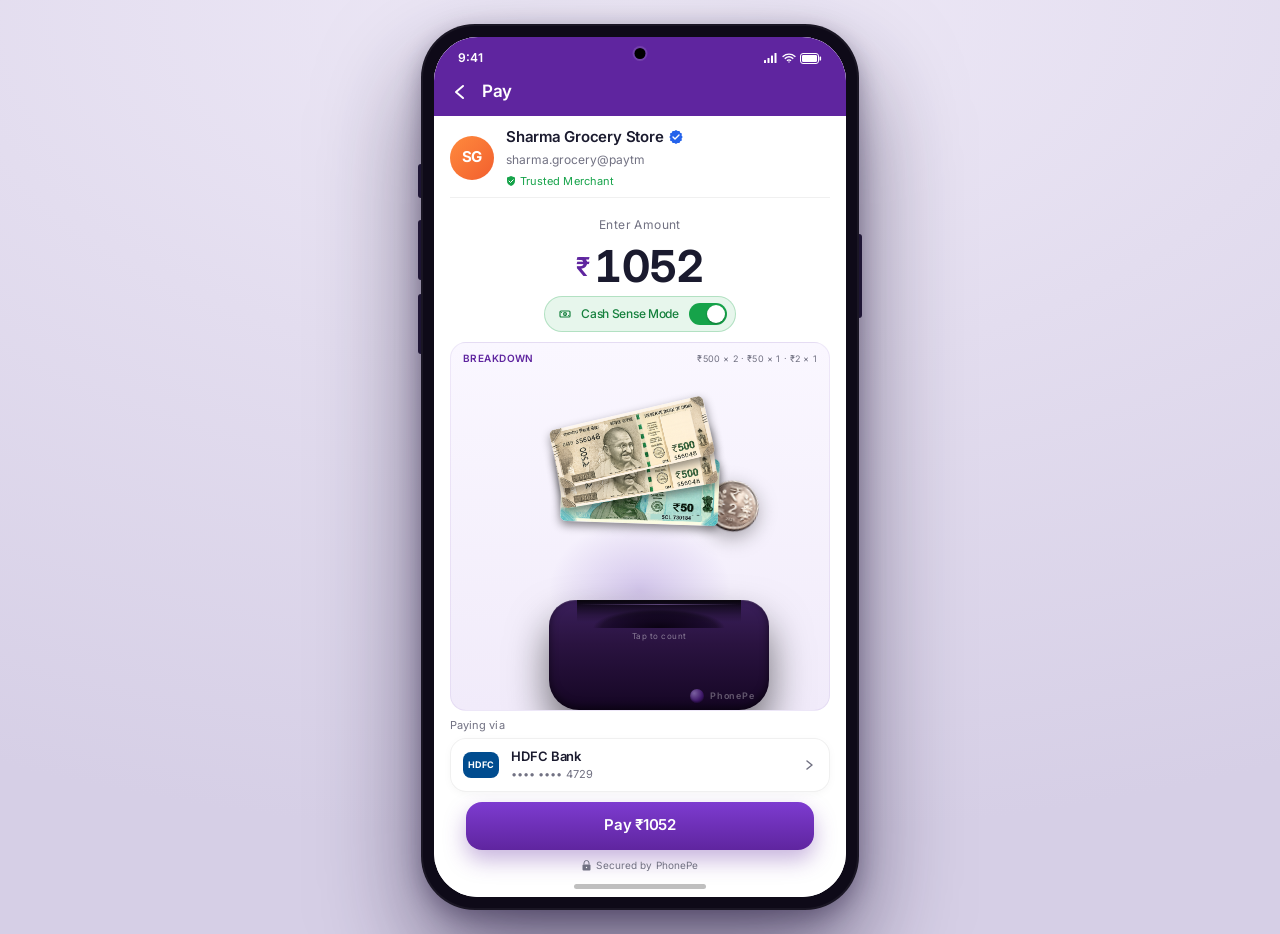
<file: prototypes/cashsense/index.html>
<!doctype html>
<html lang="en">
  <head>
    <meta charset="UTF-8" />
    <meta name="viewport" content="width=device-width, initial-scale=1.0, maximum-scale=1.0, user-scalable=no, viewport-fit=cover" />
    <meta name="theme-color" content="#5f259f" />
    <link rel="preconnect" href="https://fonts.googleapis.com" />
    <link rel="preconnect" href="https://fonts.gstatic.com" crossorigin />
    <link href="https://fonts.googleapis.com/css2?family=Inter:wght@400;500;600;700&display=swap" rel="stylesheet" />
    <title>Pay · PhonePe</title>
    <script type="module" crossorigin src="./assets/index-C8A4C-EI.js"></script>
    <link rel="stylesheet" crossorigin href="./assets/index-BhJ4tOlM.css">
  </head>
  <body>
    <div id="root"></div>
  </body>
</html>
</file>
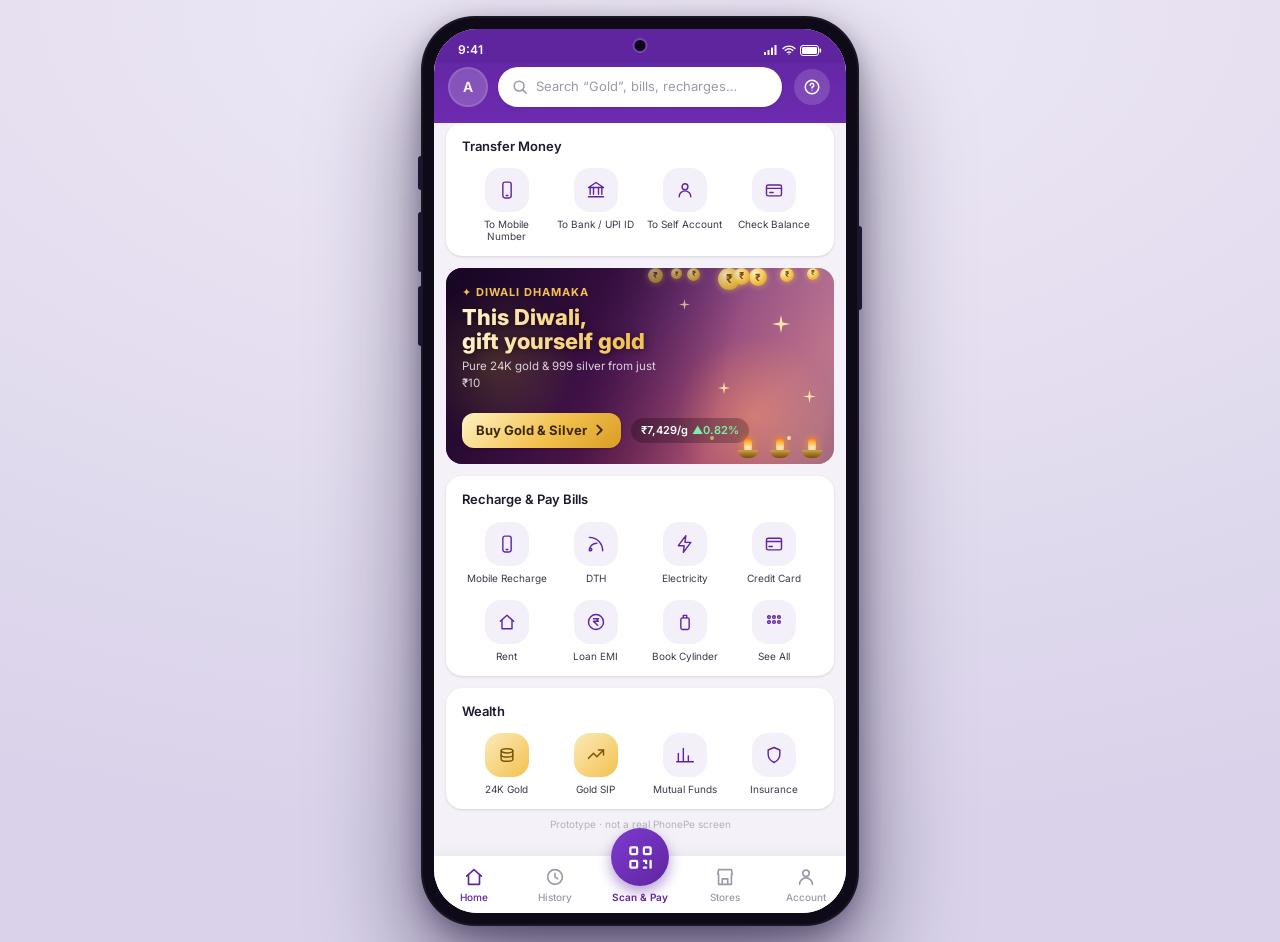
<file: prototypes/phonepe-gold/index.html>
<!doctype html>
<html lang="en">
  <head>
    <meta charset="UTF-8" />
    <meta name="viewport" content="width=device-width, initial-scale=1.0, maximum-scale=1.0, user-scalable=no, viewport-fit=cover" />
    <meta name="theme-color" content="#5f259f" />
    <link rel="preconnect" href="https://fonts.googleapis.com" />
    <link rel="preconnect" href="https://fonts.gstatic.com" crossorigin />
    <link href="https://fonts.googleapis.com/css2?family=Inter:wght@400;500;600;700&display=swap" rel="stylesheet" />
    <title>Gold &amp; Silver · PhonePe</title>
    <script type="module" crossorigin src="./assets/index-tscKge64.js"></script>
    <link rel="stylesheet" crossorigin href="./assets/index-Cd7OsNlq.css">
  </head>
  <body>
    <div id="root"></div>
  </body>
</html>
</file>
<file: prototypes/cashsense/assets/index-BhJ4tOlM.css>
/*! tailwindcss v4.3.0 | MIT License | https://tailwindcss.com */
@layer properties{@supports (((-webkit-hyphens:none)) and (not (margin-trim:inline))) or ((-moz-orient:inline) and (not (color:rgb(from red r g b)))){*,:before,:after,::backdrop{--tw-translate-x:0;--tw-translate-y:0;--tw-translate-z:0;--tw-rotate-x:initial;--tw-rotate-y:initial;--tw-rotate-z:initial;--tw-skew-x:initial;--tw-skew-y:initial;--tw-space-y-reverse:0;--tw-border-style:solid;--tw-leading:initial;--tw-font-weight:initial;--tw-tracking:initial;--tw-ordinal:initial;--tw-slashed-zero:initial;--tw-numeric-figure:initial;--tw-numeric-spacing:initial;--tw-numeric-fraction:initial;--tw-shadow:0 0 #0000;--tw-shadow-color:initial;--tw-shadow-alpha:100%;--tw-inset-shadow:0 0 #0000;--tw-inset-shadow-color:initial;--tw-inset-shadow-alpha:100%;--tw-ring-color:initial;--tw-ring-shadow:0 0 #0000;--tw-inset-ring-color:initial;--tw-inset-ring-shadow:0 0 #0000;--tw-ring-inset:initial;--tw-ring-offset-width:0px;--tw-ring-offset-color:#fff;--tw-ring-offset-shadow:0 0 #0000;--tw-blur:initial;--tw-brightness:initial;--tw-contrast:initial;--tw-grayscale:initial;--tw-hue-rotate:initial;--tw-invert:initial;--tw-opacity:initial;--tw-saturate:initial;--tw-sepia:initial;--tw-drop-shadow:initial;--tw-drop-shadow-color:initial;--tw-drop-shadow-alpha:100%;--tw-drop-shadow-size:initial;--tw-duration:initial;--tw-ease:initial;--tw-scale-x:1;--tw-scale-y:1;--tw-scale-z:1}}}@layer theme{:root,:host{--font-sans:ui-sans-serif, system-ui, sans-serif, "Apple Color Emoji", "Segoe UI Emoji", "Segoe UI Symbol", "Noto Color Emoji";--font-mono:ui-monospace, SFMono-Regular, Menlo, Monaco, Consolas, "Liberation Mono", "Courier New", monospace;--color-black:#000;--color-white:#fff;--spacing:.25rem;--font-weight-normal:400;--font-weight-medium:500;--font-weight-semibold:600;--font-weight-bold:700;--tracking-tight:-.025em;--tracking-wide:.025em;--leading-tight:1.25;--radius-md:.375rem;--radius-lg:.5rem;--radius-xl:.75rem;--radius-2xl:1rem;--radius-3xl:1.5rem;--ease-out:cubic-bezier(0, 0, .2, 1);--default-transition-duration:.15s;--default-transition-timing-function:cubic-bezier(.4, 0, .2, 1);--default-font-family:var(--font-sans);--default-mono-font-family:var(--font-mono)}}@layer base{*,:after,:before,::backdrop{box-sizing:border-box;border:0 solid;margin:0;padding:0}::file-selector-button{box-sizing:border-box;border:0 solid;margin:0;padding:0}html,:host{-webkit-text-size-adjust:100%;tab-size:4;line-height:1.5;font-family:var(--default-font-family,ui-sans-serif, system-ui, sans-serif, "Apple Color Emoji", "Segoe UI Emoji", "Segoe UI Symbol", "Noto Color Emoji");font-feature-settings:var(--default-font-feature-settings,normal);font-variation-settings:var(--default-font-variation-settings,normal);-webkit-tap-highlight-color:transparent}hr{height:0;color:inherit;border-top-width:1px}abbr:where([title]){-webkit-text-decoration:underline dotted;text-decoration:underline dotted}h1,h2,h3,h4,h5,h6{font-size:inherit;font-weight:inherit}a{color:inherit;-webkit-text-decoration:inherit;-webkit-text-decoration:inherit;-webkit-text-decoration:inherit;-webkit-text-decoration:inherit;text-decoration:inherit}b,strong{font-weight:bolder}code,kbd,samp,pre{font-family:var(--default-mono-font-family,ui-monospace, SFMono-Regular, Menlo, Monaco, Consolas, "Liberation Mono", "Courier New", monospace);font-feature-settings:var(--default-mono-font-feature-settings,normal);font-variation-settings:var(--default-mono-font-variation-settings,normal);font-size:1em}small{font-size:80%}sub,sup{vertical-align:baseline;font-size:75%;line-height:0;position:relative}sub{bottom:-.25em}sup{top:-.5em}table{text-indent:0;border-color:inherit;border-collapse:collapse}:-moz-focusring{outline:auto}progress{vertical-align:baseline}summary{display:list-item}ol,ul,menu{list-style:none}img,svg,video,canvas,audio,iframe,embed,object{vertical-align:middle;display:block}img,video{max-width:100%;height:auto}button,input,select,optgroup,textarea{font:inherit;font-feature-settings:inherit;font-variation-settings:inherit;letter-spacing:inherit;color:inherit;opacity:1;background-color:#0000;border-radius:0}::file-selector-button{font:inherit;font-feature-settings:inherit;font-variation-settings:inherit;letter-spacing:inherit;color:inherit;opacity:1;background-color:#0000;border-radius:0}:where(select:is([multiple],[size])) optgroup{font-weight:bolder}:where(select:is([multiple],[size])) optgroup option{padding-inline-start:20px}::file-selector-button{margin-inline-end:4px}::placeholder{opacity:1}@supports (not ((-webkit-appearance:-apple-pay-button))) or (contain-intrinsic-size:1px){::placeholder{color:currentColor}@supports (color:color-mix(in lab, red, red)){::placeholder{color:color-mix(in oklab, currentcolor 50%, transparent)}}}textarea{resize:vertical}::-webkit-search-decoration{-webkit-appearance:none}::-webkit-date-and-time-value{min-height:1lh;text-align:inherit}::-webkit-datetime-edit{display:inline-flex}::-webkit-datetime-edit-fields-wrapper{padding:0}::-webkit-datetime-edit{padding-block:0}::-webkit-datetime-edit-year-field{padding-block:0}::-webkit-datetime-edit-month-field{padding-block:0}::-webkit-datetime-edit-day-field{padding-block:0}::-webkit-datetime-edit-hour-field{padding-block:0}::-webkit-datetime-edit-minute-field{padding-block:0}::-webkit-datetime-edit-second-field{padding-block:0}::-webkit-datetime-edit-millisecond-field{padding-block:0}::-webkit-datetime-edit-meridiem-field{padding-block:0}::-webkit-calendar-picker-indicator{line-height:1}:-moz-ui-invalid{box-shadow:none}button,input:where([type=button],[type=reset],[type=submit]){appearance:button}::file-selector-button{appearance:button}::-webkit-inner-spin-button{height:auto}::-webkit-outer-spin-button{height:auto}[hidden]:where(:not([hidden=until-found])){display:none!important}}@layer components;@layer utilities{.pointer-events-none{pointer-events:none}.invisible{visibility:hidden}.visible{visibility:visible}.absolute{position:absolute}.fixed{position:fixed}.relative{position:relative}.sticky{position:sticky}.inset-0{inset:calc(var(--spacing) * 0)}.top-0{top:calc(var(--spacing) * 0)}.top-3{top:calc(var(--spacing) * 3)}.top-\[-22px\]{top:-22px}.top-\[4px\]{top:4px}.top-\[6px\]{top:6px}.top-\[11px\]{top:11px}.top-\[30px\]{top:30px}.top-\[52px\]{top:52px}.top-\[89px\]{top:89px}.top-\[110px\]{top:110px}.top-\[124px\]{top:124px}.top-\[140px\]{top:140px}.top-\[196px\]{top:196px}.top-\[210px\]{top:210px}.top-\[234px\]{top:234px}.top-\[260px\]{top:260px}.top-\[270px\]{top:270px}.-right-\[3px\]{right:-3px}.right-3{right:calc(var(--spacing) * 3)}.right-\[-6px\]{right:-6px}.bottom-10{bottom:calc(var(--spacing) * 10)}.bottom-\[8px\]{bottom:8px}.-left-\[3px\]{left:-3px}.left-1\/2{left:50%}.left-\[22px\]{left:22px}.left-\[28px\]{left:28px}.left-\[30px\]{left:30px}.left-\[141px\]{left:141px}.left-\[187px\]{left:187px}.left-\[280px\]{left:280px}.z-50{z-index:50}.z-\[60\]{z-index:60}.mx-auto{margin-inline:auto}.-mt-1{margin-top:calc(var(--spacing) * -1)}.mt-0\.5{margin-top:calc(var(--spacing) * .5)}.mt-1{margin-top:calc(var(--spacing) * 1)}.mt-2{margin-top:calc(var(--spacing) * 2)}.mt-3{margin-top:calc(var(--spacing) * 3)}.mt-4{margin-top:calc(var(--spacing) * 4)}.mt-auto{margin-top:auto}.mb-3{margin-bottom:calc(var(--spacing) * 3)}.ml-1{margin-left:calc(var(--spacing) * 1)}.ml-2{margin-left:calc(var(--spacing) * 2)}.block{display:block}.flex{display:flex}.inline-block{display:inline-block}.inline-flex{display:inline-flex}.size-3\.5{width:calc(var(--spacing) * 3.5);height:calc(var(--spacing) * 3.5)}.size-10{width:calc(var(--spacing) * 10);height:calc(var(--spacing) * 10)}.size-11{width:calc(var(--spacing) * 11);height:calc(var(--spacing) * 11)}.h-1{height:calc(var(--spacing) * 1)}.h-7{height:calc(var(--spacing) * 7)}.h-8{height:calc(var(--spacing) * 8)}.h-9{height:calc(var(--spacing) * 9)}.h-11{height:calc(var(--spacing) * 11)}.h-\[5px\]{height:5px}.h-\[11px\]{height:11px}.h-\[18px\]{height:18px}.h-\[22px\]{height:22px}.h-\[23px\]{height:23px}.h-\[26px\]{height:26px}.h-\[34px\]{height:34px}.h-\[44px\]{height:44px}.h-\[45px\]{height:45px}.h-\[48px\]{height:48px}.h-\[50px\]{height:50px}.h-\[54px\]{height:54px}.h-\[58px\]{height:58px}.h-\[60px\]{height:60px}.h-\[84px\]{height:84px}.h-\[110px\]{height:110px}.h-\[200px\]{height:200px}.h-\[344px\]{height:344px}.h-\[860px\]{height:860px}.h-auto{height:auto}.h-full{height:100%}.h-px{height:1px}.min-h-full{min-height:100%}.min-h-screen{min-height:100vh}.w-7{width:calc(var(--spacing) * 7)}.w-9{width:calc(var(--spacing) * 9)}.w-10{width:calc(var(--spacing) * 10)}.w-\[2px\]{width:2px}.w-\[3px\]{width:3px}.w-\[11px\]{width:11px}.w-\[18px\]{width:18px}.w-\[38px\]{width:38px}.w-\[44px\]{width:44px}.w-\[58px\]{width:58px}.w-\[132px\]{width:132px}.w-\[160px\]{width:160px}.w-\[164px\]{width:164px}.w-\[176px\]{width:176px}.w-\[192px\]{width:192px}.w-\[220px\]{width:220px}.w-\[260px\]{width:260px}.w-\[375px\]{width:375px}.w-\[412px\]{width:412px}.w-full{width:100%}.max-w-\[412px\]{max-width:412px}.min-w-0{min-width:calc(var(--spacing) * 0)}.flex-1{flex:1}.shrink-0{flex-shrink:0}.-translate-x-1\/2{--tw-translate-x:calc(calc(1 / 2 * 100%) * -1);translate:var(--tw-translate-x) var(--tw-translate-y)}.translate-x-\[2px\]{--tw-translate-x:2px;translate:var(--tw-translate-x) var(--tw-translate-y)}.translate-x-\[18px\]{--tw-translate-x:18px;translate:var(--tw-translate-x) var(--tw-translate-y)}.transform{transform:var(--tw-rotate-x,) var(--tw-rotate-y,) var(--tw-rotate-z,) var(--tw-skew-x,) var(--tw-skew-y,)}.cursor-grab{cursor:grab}.cursor-pointer{cursor:pointer}.cursor-text{cursor:text}.\[scrollbar-width\:none\]{scrollbar-width:none}.flex-col{flex-direction:column}.items-center{align-items:center}.items-end{align-items:flex-end}.items-stretch{align-items:stretch}.justify-between{justify-content:space-between}.justify-center{justify-content:center}.gap-1{gap:calc(var(--spacing) * 1)}.gap-1\.5{gap:calc(var(--spacing) * 1.5)}.gap-2{gap:calc(var(--spacing) * 2)}.gap-2\.5{gap:calc(var(--spacing) * 2.5)}.gap-3{gap:calc(var(--spacing) * 3)}:where(.space-y-2\.5>:not(:last-child)){--tw-space-y-reverse:0;margin-block-start:calc(calc(var(--spacing) * 2.5) * var(--tw-space-y-reverse));margin-block-end:calc(calc(var(--spacing) * 2.5) * calc(1 - var(--tw-space-y-reverse)))}.truncate{text-overflow:ellipsis;white-space:nowrap;overflow:hidden}.overflow-hidden{overflow:hidden}.overflow-y-auto{overflow-y:auto}.rounded{border-radius:.25rem}.rounded-2xl{border-radius:var(--radius-2xl)}.rounded-\[44px\]{border-radius:44px}.rounded-\[54px\]{border-radius:54px}.rounded-full{border-radius:3.40282e38px}.rounded-lg{border-radius:var(--radius-lg)}.rounded-md{border-radius:var(--radius-md)}.rounded-xl{border-radius:var(--radius-xl)}.rounded-t-3xl{border-top-left-radius:var(--radius-3xl);border-top-right-radius:var(--radius-3xl)}.rounded-l{border-top-left-radius:.25rem;border-bottom-left-radius:.25rem}.rounded-r{border-top-right-radius:.25rem;border-bottom-right-radius:.25rem}.rounded-b-\[18px\]{border-bottom-right-radius:18px;border-bottom-left-radius:18px}.border{border-style:var(--tw-border-style);border-width:1px}.border-t{border-top-style:var(--tw-border-style);border-top-width:1px}.border-b{border-bottom-style:var(--tw-border-style);border-bottom-width:1px}.border-\[rgba\(22\,163\,74\,0\.25\)\]{border-color:#16a34a40}.border-\[rgba\(95\,37\,159\,0\.08\)\]{border-color:#5f259f14}.border-\[rgba\(95\,37\,159\,0\.12\)\]{border-color:#5f259f1f}.border-\[rgba\(113\,113\,130\,0\.2\)\]{border-color:#71718233}.border-black\/\[0\.06\]{border-color:#0000000f}@supports (color:color-mix(in lab, red, red)){.border-black\/\[0\.06\]{border-color:color-mix(in oklab, var(--color-black) 6%, transparent)}}.bg-\[\#0e0a18\]{background-color:#0e0a18}.bg-\[\#004c8f\]{background-color:#004c8f}.bg-\[\#5f259f\]{background-color:#5f259f}.bg-\[\#16a34a\]{background-color:#16a34a}.bg-\[\#241d3a\]{background-color:#241d3a}.bg-\[\#c2c4cc\]{background-color:#c2c4cc}.bg-\[\#e8f7ee\]{background-color:#e8f7ee}.bg-\[rgba\(22\,163\,74\,0\.1\)\]{background-color:#16a34a1a}.bg-\[rgba\(113\,113\,130\,0\.08\)\]{background-color:#71718214}.bg-black{background-color:var(--color-black)}.bg-black\/15{background-color:#00000026}@supports (color:color-mix(in lab, red, red)){.bg-black\/15{background-color:color-mix(in oklab, var(--color-black) 15%, transparent)}}.bg-black\/25{background-color:#00000040}@supports (color:color-mix(in lab, red, red)){.bg-black\/25{background-color:color-mix(in oklab, var(--color-black) 25%, transparent)}}.bg-black\/40{background-color:#0006}@supports (color:color-mix(in lab, red, red)){.bg-black\/40{background-color:color-mix(in oklab, var(--color-black) 40%, transparent)}}.bg-black\/85{background-color:#000000d9}@supports (color:color-mix(in lab, red, red)){.bg-black\/85{background-color:color-mix(in oklab, var(--color-black) 85%, transparent)}}.bg-white{background-color:var(--color-white)}.bg-white\/20{background-color:#fff3}@supports (color:color-mix(in lab, red, red)){.bg-white\/20{background-color:color-mix(in oklab, var(--color-white) 20%, transparent)}}.p-3{padding:calc(var(--spacing) * 3)}.p-6{padding:calc(var(--spacing) * 6)}.p-\[13px\]{padding:13px}.px-2{padding-inline:calc(var(--spacing) * 2)}.px-3{padding-inline:calc(var(--spacing) * 3)}.px-4{padding-inline:calc(var(--spacing) * 4)}.px-5{padding-inline:calc(var(--spacing) * 5)}.px-6{padding-inline:calc(var(--spacing) * 6)}.px-8{padding-inline:calc(var(--spacing) * 8)}.py-0\.5{padding-block:calc(var(--spacing) * .5)}.py-1{padding-block:calc(var(--spacing) * 1)}.py-1\.5{padding-block:calc(var(--spacing) * 1.5)}.py-2\.5{padding-block:calc(var(--spacing) * 2.5)}.py-3{padding-block:calc(var(--spacing) * 3)}.py-3\.5{padding-block:calc(var(--spacing) * 3.5)}.py-5{padding-block:calc(var(--spacing) * 5)}.pt-1{padding-top:calc(var(--spacing) * 1)}.pt-2{padding-top:calc(var(--spacing) * 2)}.pt-2\.5{padding-top:calc(var(--spacing) * 2.5)}.pt-3{padding-top:calc(var(--spacing) * 3)}.pt-4{padding-top:calc(var(--spacing) * 4)}.pt-5{padding-top:calc(var(--spacing) * 5)}.pr-2{padding-right:calc(var(--spacing) * 2)}.pb-1{padding-bottom:calc(var(--spacing) * 1)}.pb-2{padding-bottom:calc(var(--spacing) * 2)}.pb-2\.5{padding-bottom:calc(var(--spacing) * 2.5)}.pb-3{padding-bottom:calc(var(--spacing) * 3)}.pb-5{padding-bottom:calc(var(--spacing) * 5)}.pb-6{padding-bottom:calc(var(--spacing) * 6)}.pl-3\.5{padding-left:calc(var(--spacing) * 3.5)}.text-center{text-align:center}.text-left{text-align:left}.text-right{text-align:right}.text-\[8px\]{font-size:8px}.text-\[9px\]{font-size:9px}.text-\[10px\]{font-size:10px}.text-\[11px\]{font-size:11px}.text-\[12\.5px\]{font-size:12.5px}.text-\[12px\]{font-size:12px}.text-\[13px\]{font-size:13px}.text-\[14px\]{font-size:14px}.text-\[15px\]{font-size:15px}.text-\[17px\]{font-size:17px}.text-\[18px\]{font-size:18px}.text-\[26px\]{font-size:26px}.text-\[27px\]{font-size:27px}.text-\[44px\]{font-size:44px}.leading-\[12px\]{--tw-leading:12px;line-height:12px}.leading-\[13\.5px\]{--tw-leading:13.5px;line-height:13.5px}.leading-\[15px\]{--tw-leading:15px;line-height:15px}.leading-\[16\.5px\]{--tw-leading:16.5px;line-height:16.5px}.leading-\[16px\]{--tw-leading:16px;line-height:16px}.leading-\[18px\]{--tw-leading:18px;line-height:18px}.leading-\[19\.5px\]{--tw-leading:19.5px;line-height:19.5px}.leading-\[22\.5px\]{--tw-leading:22.5px;line-height:22.5px}.leading-\[25\.5px\]{--tw-leading:25.5px;line-height:25.5px}.leading-\[32px\]{--tw-leading:32px;line-height:32px}.leading-\[39px\]{--tw-leading:39px;line-height:39px}.leading-\[44px\]{--tw-leading:44px;line-height:44px}.leading-none{--tw-leading:1;line-height:1}.leading-tight{--tw-leading:var(--leading-tight);line-height:var(--leading-tight)}.font-bold{--tw-font-weight:var(--font-weight-bold);font-weight:var(--font-weight-bold)}.font-medium{--tw-font-weight:var(--font-weight-medium);font-weight:var(--font-weight-medium)}.font-normal{--tw-font-weight:var(--font-weight-normal);font-weight:var(--font-weight-normal)}.font-semibold{--tw-font-weight:var(--font-weight-semibold);font-weight:var(--font-weight-semibold)}.tracking-\[-0\.08px\]{--tw-tracking:-.08px;letter-spacing:-.08px}.tracking-\[-0\.23px\]{--tw-tracking:-.23px;letter-spacing:-.23px}.tracking-\[-0\.43px\]{--tw-tracking:-.43px;letter-spacing:-.43px}.tracking-\[-0\.63px\]{--tw-tracking:-.63px;letter-spacing:-.63px}.tracking-\[0\.3px\]{--tw-tracking:.3px;letter-spacing:.3px}.tracking-\[0\.4px\]{--tw-tracking:.4px;letter-spacing:.4px}.tracking-\[0\.5px\]{--tw-tracking:.5px;letter-spacing:.5px}.tracking-\[0\.06px\]{--tw-tracking:.06px;letter-spacing:.06px}.tracking-\[0\.12px\]{--tw-tracking:.12px;letter-spacing:.12px}.tracking-\[0\.17px\]{--tw-tracking:.17px;letter-spacing:.17px}.tracking-\[0\.22px\]{--tw-tracking:.22px;letter-spacing:.22px}.tracking-\[0\.42px\]{--tw-tracking:.42px;letter-spacing:.42px}.tracking-\[0\.77px\]{--tw-tracking:.77px;letter-spacing:.77px}.tracking-tight{--tw-tracking:var(--tracking-tight);letter-spacing:var(--tracking-tight)}.tracking-wide{--tw-tracking:var(--tracking-wide);letter-spacing:var(--tracking-wide)}.whitespace-nowrap{white-space:nowrap}.text-\[\#1a1a2e\]{color:#1a1a2e}.text-\[\#5f259f\]{color:#5f259f}.text-\[\#9ca3af\]{color:#9ca3af}.text-\[\#16a34a\]{color:#16a34a}.text-\[\#15803d\]{color:#15803d}.text-\[\#717182\]{color:#717182}.text-\[\#c2410c\]{color:#c2410c}.text-white{color:var(--color-white)}.text-white\/45{color:#ffffff73}@supports (color:color-mix(in lab, red, red)){.text-white\/45{color:color-mix(in oklab, var(--color-white) 45%, transparent)}}.text-white\/60{color:#fff9}@supports (color:color-mix(in lab, red, red)){.text-white\/60{color:color-mix(in oklab, var(--color-white) 60%, transparent)}}.text-white\/80{color:#fffc}@supports (color:color-mix(in lab, red, red)){.text-white\/80{color:color-mix(in oklab, var(--color-white) 80%, transparent)}}.text-white\/85{color:#ffffffd9}@supports (color:color-mix(in lab, red, red)){.text-white\/85{color:color-mix(in oklab, var(--color-white) 85%, transparent)}}.tabular-nums{--tw-numeric-spacing:tabular-nums;font-variant-numeric:var(--tw-ordinal,) var(--tw-slashed-zero,) var(--tw-numeric-figure,) var(--tw-numeric-spacing,) var(--tw-numeric-fraction,)}.opacity-0{opacity:0}.opacity-55{opacity:.55}.opacity-60{opacity:.6}.shadow-\[0_-12px_40px_rgba\(0\,0\,0\,0\.18\)\]{--tw-shadow:0 -12px 40px var(--tw-shadow-color,#0000002e);box-shadow:var(--tw-inset-shadow), var(--tw-inset-ring-shadow), var(--tw-ring-offset-shadow), var(--tw-ring-shadow), var(--tw-shadow)}.shadow-\[0_0_0_2px_rgba\(255\,255\,255\,0\.12\)\]{--tw-shadow:0 0 0 2px var(--tw-shadow-color,#ffffff1f);box-shadow:var(--tw-inset-shadow), var(--tw-inset-ring-shadow), var(--tw-ring-offset-shadow), var(--tw-ring-shadow), var(--tw-shadow)}.shadow-lg{--tw-shadow:0 10px 15px -3px var(--tw-shadow-color,#0000001a), 0 4px 6px -4px var(--tw-shadow-color,#0000001a);box-shadow:var(--tw-inset-shadow), var(--tw-inset-ring-shadow), var(--tw-ring-offset-shadow), var(--tw-ring-shadow), var(--tw-shadow)}.blur-\[3px\]{--tw-blur:blur(3px);filter:var(--tw-blur,) var(--tw-brightness,) var(--tw-contrast,) var(--tw-grayscale,) var(--tw-hue-rotate,) var(--tw-invert,) var(--tw-saturate,) var(--tw-sepia,) var(--tw-drop-shadow,)}.filter{filter:var(--tw-blur,) var(--tw-brightness,) var(--tw-contrast,) var(--tw-grayscale,) var(--tw-hue-rotate,) var(--tw-invert,) var(--tw-saturate,) var(--tw-sepia,) var(--tw-drop-shadow,)}.transition{transition-property:color,background-color,border-color,outline-color,text-decoration-color,fill,stroke,--tw-gradient-from,--tw-gradient-via,--tw-gradient-to,opacity,box-shadow,transform,translate,scale,rotate,filter,-webkit-backdrop-filter,backdrop-filter,display,content-visibility,overlay,pointer-events;transition-timing-function:var(--tw-ease,var(--default-transition-timing-function));transition-duration:var(--tw-duration,var(--default-transition-duration))}.transition-\[max-height\,opacity\,margin\]{transition-property:max-height,opacity,margin;transition-timing-function:var(--tw-ease,var(--default-transition-timing-function));transition-duration:var(--tw-duration,var(--default-transition-duration))}.transition-colors{transition-property:color,background-color,border-color,outline-color,text-decoration-color,fill,stroke,--tw-gradient-from,--tw-gradient-via,--tw-gradient-to;transition-timing-function:var(--tw-ease,var(--default-transition-timing-function));transition-duration:var(--tw-duration,var(--default-transition-duration))}.transition-opacity{transition-property:opacity;transition-timing-function:var(--tw-ease,var(--default-transition-timing-function));transition-duration:var(--tw-duration,var(--default-transition-duration))}.transition-transform{transition-property:transform,translate,scale,rotate;transition-timing-function:var(--tw-ease,var(--default-transition-timing-function));transition-duration:var(--tw-duration,var(--default-transition-duration))}.duration-200{--tw-duration:.2s;transition-duration:.2s}.duration-300{--tw-duration:.3s;transition-duration:.3s}.ease-out{--tw-ease:var(--ease-out);transition-timing-function:var(--ease-out)}.select-none{-webkit-user-select:none;user-select:none}@media (hover:hover){.hover\:bg-black\/5:hover{background-color:#0000000d}@supports (color:color-mix(in lab, red, red)){.hover\:bg-black\/5:hover{background-color:color-mix(in oklab, var(--color-black) 5%, transparent)}}}.active\:scale-95:active{--tw-scale-x:95%;--tw-scale-y:95%;--tw-scale-z:95%;scale:var(--tw-scale-x) var(--tw-scale-y)}.active\:scale-\[0\.99\]:active{scale:.99}.active\:cursor-grabbing:active{cursor:grabbing}.active\:opacity-90:active{opacity:.9}.\[\&\:\:-webkit-scrollbar\]\:hidden::-webkit-scrollbar{display:none}}:root{-webkit-font-smoothing:antialiased;-moz-osx-font-smoothing:grayscale;--lightningcss-light:initial;--lightningcss-dark: ;color-scheme:light;font-family:Inter,system-ui,-apple-system,Segoe UI,Roboto,sans-serif}*{box-sizing:border-box}html,body,#root{background:#f3f4f6;height:100%;margin:0;padding:0}button{font-family:inherit}input[type=number]::-webkit-outer-spin-button{-webkit-appearance:none;margin:0}input[type=number]::-webkit-inner-spin-button{-webkit-appearance:none;margin:0}input[type=number]{appearance:textfield}@keyframes caret-blink{0%,49%{opacity:1}50%,to{opacity:0}}.caret-blink{animation:1s step-end infinite caret-blink}@keyframes toast-in{0%{opacity:0;transform:translate(-50%,10px)}to{opacity:1;transform:translate(-50%)}}.toast-in{animation:.2s ease-out toast-in}@keyframes cash-pop-inner{0%{opacity:0;transform:translateY(120px)scale(.45)}55%{opacity:1}85%{opacity:1;transform:translateY(-3px)scale(1.06)}to{opacity:1;transform:translateY(0)scale(1)}}.cash-pop-inner{transform-origin:50% 100%;will-change:transform, opacity;animation:.7s cubic-bezier(.34,1.56,.64,1) backwards cash-pop-inner}@media (prefers-reduced-motion:reduce){.cash-pop-inner,.cash-counting-inner,.wallet-shuffle{animation:none!important}}@keyframes cash-count-inner{0%{transform:perspective(420px)translateY(0)rotateX(0)rotate(0)scale(1)}22%{transform:perspective(420px)translateY(-26px)rotateX(-34deg)rotate(-6deg)scale(1.03)}44%{transform:perspective(420px)translateY(-30px)rotateX(-46deg)rotate(4deg)scale(1.04)}72%{transform:perspective(420px)translateY(0)rotateX(0)rotate(0)scale(1.05)}to{transform:perspective(420px)translateY(0)rotateX(0)rotate(0)scale(1)}}.cash-counting-inner{transform-origin:50% 100%;will-change:transform;animation:.3s cubic-bezier(.2,.8,.2,1) both cash-count-inner}@keyframes success-pop{0%{opacity:0;transform:scale(0)}60%{opacity:1;transform:scale(1.12)}to{opacity:1;transform:scale(1)}}.success-pop{animation:.46s cubic-bezier(.34,1.56,.64,1) backwards success-pop}@keyframes success-check{0%{stroke-dashoffset:34px}to{stroke-dashoffset:0}}.success-check{stroke-dasharray:34;animation:.34s ease-out .24s backwards success-check}@keyframes success-ring{0%{opacity:.55;transform:scale(.6)}to{opacity:0;transform:scale(2)}}.success-ring{animation:.9s ease-out .18s forwards success-ring}@keyframes fade-up{0%{opacity:0;transform:translateY(12px)}to{opacity:1;transform:translateY(0)}}.fade-up{animation:.44s ease-out backwards fade-up}@media (prefers-reduced-motion:reduce){.success-pop,.success-check,.success-ring,.fade-up{animation:none!important}}@keyframes wallet-shuffle{0%,to{transform:rotate(0)}20%{transform:rotate(-1.2deg)}60%{transform:rotate(1.2deg)}}.wallet-shuffle{transform-origin:50% 100%;animation:.6s ease-in-out wallet-shuffle}@property --tw-translate-x{syntax:"*";inherits:false;initial-value:0}@property --tw-translate-y{syntax:"*";inherits:false;initial-value:0}@property --tw-translate-z{syntax:"*";inherits:false;initial-value:0}@property --tw-rotate-x{syntax:"*";inherits:false}@property --tw-rotate-y{syntax:"*";inherits:false}@property --tw-rotate-z{syntax:"*";inherits:false}@property --tw-skew-x{syntax:"*";inherits:false}@property --tw-skew-y{syntax:"*";inherits:false}@property --tw-space-y-reverse{syntax:"*";inherits:false;initial-value:0}@property --tw-border-style{syntax:"*";inherits:false;initial-value:solid}@property --tw-leading{syntax:"*";inherits:false}@property --tw-font-weight{syntax:"*";inherits:false}@property --tw-tracking{syntax:"*";inherits:false}@property --tw-ordinal{syntax:"*";inherits:false}@property --tw-slashed-zero{syntax:"*";inherits:false}@property --tw-numeric-figure{syntax:"*";inherits:false}@property --tw-numeric-spacing{syntax:"*";inherits:false}@property --tw-numeric-fraction{syntax:"*";inherits:false}@property --tw-shadow{syntax:"*";inherits:false;initial-value:0 0 #0000}@property --tw-shadow-color{syntax:"*";inherits:false}@property --tw-shadow-alpha{syntax:"<percentage>";inherits:false;initial-value:100%}@property --tw-inset-shadow{syntax:"*";inherits:false;initial-value:0 0 #0000}@property --tw-inset-shadow-color{syntax:"*";inherits:false}@property --tw-inset-shadow-alpha{syntax:"<percentage>";inherits:false;initial-value:100%}@property --tw-ring-color{syntax:"*";inherits:false}@property --tw-ring-shadow{syntax:"*";inherits:false;initial-value:0 0 #0000}@property --tw-inset-ring-color{syntax:"*";inherits:false}@property --tw-inset-ring-shadow{syntax:"*";inherits:false;initial-value:0 0 #0000}@property --tw-ring-inset{syntax:"*";inherits:false}@property --tw-ring-offset-width{syntax:"<length>";inherits:false;initial-value:0}@property --tw-ring-offset-color{syntax:"*";inherits:false;initial-value:#fff}@property --tw-ring-offset-shadow{syntax:"*";inherits:false;initial-value:0 0 #0000}@property --tw-blur{syntax:"*";inherits:false}@property --tw-brightness{syntax:"*";inherits:false}@property --tw-contrast{syntax:"*";inherits:false}@property --tw-grayscale{syntax:"*";inherits:false}@property --tw-hue-rotate{syntax:"*";inherits:false}@property --tw-invert{syntax:"*";inherits:false}@property --tw-opacity{syntax:"*";inherits:false}@property --tw-saturate{syntax:"*";inherits:false}@property --tw-sepia{syntax:"*";inherits:false}@property --tw-drop-shadow{syntax:"*";inherits:false}@property --tw-drop-shadow-color{syntax:"*";inherits:false}@property --tw-drop-shadow-alpha{syntax:"<percentage>";inherits:false;initial-value:100%}@property --tw-drop-shadow-size{syntax:"*";inherits:false}@property --tw-duration{syntax:"*";inherits:false}@property --tw-ease{syntax:"*";inherits:false}@property --tw-scale-x{syntax:"*";inherits:false;initial-value:1}@property --tw-scale-y{syntax:"*";inherits:false;initial-value:1}@property --tw-scale-z{syntax:"*";inherits:false;initial-value:1}
</file>
<file: prototypes/phonepe-gold/assets/index-Cd7OsNlq.css>
/*! tailwindcss v4.3.0 | MIT License | https://tailwindcss.com */
@layer properties{@supports (((-webkit-hyphens:none)) and (not (margin-trim:inline))) or ((-moz-orient:inline) and (not (color:rgb(from red r g b)))){*,:before,:after,::backdrop{--tw-translate-x:0;--tw-translate-y:0;--tw-translate-z:0;--tw-rotate-x:initial;--tw-rotate-y:initial;--tw-rotate-z:initial;--tw-skew-x:initial;--tw-skew-y:initial;--tw-space-y-reverse:0;--tw-border-style:solid;--tw-leading:initial;--tw-font-weight:initial;--tw-tracking:initial;--tw-ordinal:initial;--tw-slashed-zero:initial;--tw-numeric-figure:initial;--tw-numeric-spacing:initial;--tw-numeric-fraction:initial;--tw-shadow:0 0 #0000;--tw-shadow-color:initial;--tw-shadow-alpha:100%;--tw-inset-shadow:0 0 #0000;--tw-inset-shadow-color:initial;--tw-inset-shadow-alpha:100%;--tw-ring-color:initial;--tw-ring-shadow:0 0 #0000;--tw-inset-ring-color:initial;--tw-inset-ring-shadow:0 0 #0000;--tw-ring-inset:initial;--tw-ring-offset-width:0px;--tw-ring-offset-color:#fff;--tw-ring-offset-shadow:0 0 #0000;--tw-blur:initial;--tw-brightness:initial;--tw-contrast:initial;--tw-grayscale:initial;--tw-hue-rotate:initial;--tw-invert:initial;--tw-opacity:initial;--tw-saturate:initial;--tw-sepia:initial;--tw-drop-shadow:initial;--tw-drop-shadow-color:initial;--tw-drop-shadow-alpha:100%;--tw-drop-shadow-size:initial;--tw-backdrop-blur:initial;--tw-backdrop-brightness:initial;--tw-backdrop-contrast:initial;--tw-backdrop-grayscale:initial;--tw-backdrop-hue-rotate:initial;--tw-backdrop-invert:initial;--tw-backdrop-opacity:initial;--tw-backdrop-saturate:initial;--tw-backdrop-sepia:initial;--tw-duration:initial;--tw-ease:initial;--tw-scale-x:1;--tw-scale-y:1;--tw-scale-z:1}}}@layer theme{:root,:host{--font-sans:ui-sans-serif, system-ui, sans-serif, "Apple Color Emoji", "Segoe UI Emoji", "Segoe UI Symbol", "Noto Color Emoji";--font-mono:ui-monospace, SFMono-Regular, Menlo, Monaco, Consolas, "Liberation Mono", "Courier New", monospace;--color-red-300:oklch(80.8% .114 19.571);--color-green-300:oklch(87.1% .15 154.449);--color-green-400:oklch(79.2% .209 151.711);--color-black:#000;--color-white:#fff;--spacing:.25rem;--font-weight-medium:500;--font-weight-semibold:600;--font-weight-bold:700;--font-weight-extrabold:800;--tracking-tight:-.025em;--tracking-wide:.025em;--leading-tight:1.25;--radius-md:.375rem;--radius-lg:.5rem;--radius-xl:.75rem;--radius-2xl:1rem;--radius-3xl:1.5rem;--ease-out:cubic-bezier(0, 0, .2, 1);--default-transition-duration:.15s;--default-transition-timing-function:cubic-bezier(.4, 0, .2, 1);--default-font-family:var(--font-sans);--default-mono-font-family:var(--font-mono)}}@layer base{*,:after,:before,::backdrop{box-sizing:border-box;border:0 solid;margin:0;padding:0}::file-selector-button{box-sizing:border-box;border:0 solid;margin:0;padding:0}html,:host{-webkit-text-size-adjust:100%;tab-size:4;line-height:1.5;font-family:var(--default-font-family,ui-sans-serif, system-ui, sans-serif, "Apple Color Emoji", "Segoe UI Emoji", "Segoe UI Symbol", "Noto Color Emoji");font-feature-settings:var(--default-font-feature-settings,normal);font-variation-settings:var(--default-font-variation-settings,normal);-webkit-tap-highlight-color:transparent}hr{height:0;color:inherit;border-top-width:1px}abbr:where([title]){-webkit-text-decoration:underline dotted;text-decoration:underline dotted}h1,h2,h3,h4,h5,h6{font-size:inherit;font-weight:inherit}a{color:inherit;-webkit-text-decoration:inherit;-webkit-text-decoration:inherit;-webkit-text-decoration:inherit;-webkit-text-decoration:inherit;text-decoration:inherit}b,strong{font-weight:bolder}code,kbd,samp,pre{font-family:var(--default-mono-font-family,ui-monospace, SFMono-Regular, Menlo, Monaco, Consolas, "Liberation Mono", "Courier New", monospace);font-feature-settings:var(--default-mono-font-feature-settings,normal);font-variation-settings:var(--default-mono-font-variation-settings,normal);font-size:1em}small{font-size:80%}sub,sup{vertical-align:baseline;font-size:75%;line-height:0;position:relative}sub{bottom:-.25em}sup{top:-.5em}table{text-indent:0;border-color:inherit;border-collapse:collapse}:-moz-focusring{outline:auto}progress{vertical-align:baseline}summary{display:list-item}ol,ul,menu{list-style:none}img,svg,video,canvas,audio,iframe,embed,object{vertical-align:middle;display:block}img,video{max-width:100%;height:auto}button,input,select,optgroup,textarea{font:inherit;font-feature-settings:inherit;font-variation-settings:inherit;letter-spacing:inherit;color:inherit;opacity:1;background-color:#0000;border-radius:0}::file-selector-button{font:inherit;font-feature-settings:inherit;font-variation-settings:inherit;letter-spacing:inherit;color:inherit;opacity:1;background-color:#0000;border-radius:0}:where(select:is([multiple],[size])) optgroup{font-weight:bolder}:where(select:is([multiple],[size])) optgroup option{padding-inline-start:20px}::file-selector-button{margin-inline-end:4px}::placeholder{opacity:1}@supports (not ((-webkit-appearance:-apple-pay-button))) or (contain-intrinsic-size:1px){::placeholder{color:currentColor}@supports (color:color-mix(in lab, red, red)){::placeholder{color:color-mix(in oklab, currentcolor 50%, transparent)}}}textarea{resize:vertical}::-webkit-search-decoration{-webkit-appearance:none}::-webkit-date-and-time-value{min-height:1lh;text-align:inherit}::-webkit-datetime-edit{display:inline-flex}::-webkit-datetime-edit-fields-wrapper{padding:0}::-webkit-datetime-edit{padding-block:0}::-webkit-datetime-edit-year-field{padding-block:0}::-webkit-datetime-edit-month-field{padding-block:0}::-webkit-datetime-edit-day-field{padding-block:0}::-webkit-datetime-edit-hour-field{padding-block:0}::-webkit-datetime-edit-minute-field{padding-block:0}::-webkit-datetime-edit-second-field{padding-block:0}::-webkit-datetime-edit-millisecond-field{padding-block:0}::-webkit-datetime-edit-meridiem-field{padding-block:0}::-webkit-calendar-picker-indicator{line-height:1}:-moz-ui-invalid{box-shadow:none}button,input:where([type=button],[type=reset],[type=submit]){appearance:button}::file-selector-button{appearance:button}::-webkit-inner-spin-button{height:auto}::-webkit-outer-spin-button{height:auto}[hidden]:where(:not([hidden=until-found])){display:none!important}}@layer components;@layer utilities{.pointer-events-none{pointer-events:none}.collapse{visibility:collapse}.absolute{position:absolute}.fixed{position:fixed}.relative{position:relative}.static{position:static}.inset-0{inset:calc(var(--spacing) * 0)}.inset-x-0{inset-inline:calc(var(--spacing) * 0)}.-top-4{top:calc(var(--spacing) * -4)}.top-0{top:calc(var(--spacing) * 0)}.top-0\.5{top:calc(var(--spacing) * .5)}.top-1{top:calc(var(--spacing) * 1)}.top-1\/2{top:50%}.top-2{top:calc(var(--spacing) * 2)}.top-5{top:calc(var(--spacing) * 5)}.top-9{top:calc(var(--spacing) * 9)}.top-12{top:calc(var(--spacing) * 12)}.top-\[6px\]{top:6px}.top-\[11px\]{top:11px}.top-\[58\%\]{top:58%}.top-\[140px\]{top:140px}.top-\[196px\]{top:196px}.top-\[210px\]{top:210px}.top-\[270px\]{top:270px}.-right-\[3px\]{right:-3px}.right-0{right:calc(var(--spacing) * 0)}.right-3{right:calc(var(--spacing) * 3)}.right-\[-6px\]{right:-6px}.-bottom-8{bottom:calc(var(--spacing) * -8)}.bottom-0{bottom:calc(var(--spacing) * 0)}.bottom-1\.5{bottom:calc(var(--spacing) * 1.5)}.bottom-2{bottom:calc(var(--spacing) * 2)}.bottom-6{bottom:calc(var(--spacing) * 6)}.bottom-10{bottom:calc(var(--spacing) * 10)}.-left-10{left:calc(var(--spacing) * -10)}.-left-\[3px\]{left:-3px}.left-0{left:calc(var(--spacing) * 0)}.left-0\.5{left:calc(var(--spacing) * .5)}.left-1\/2{left:50%}.left-\[18px\]{left:18px}.z-10{z-index:10}.z-20{z-index:20}.z-30{z-index:30}.z-40{z-index:40}.z-50{z-index:50}.mx-3{margin-inline:calc(var(--spacing) * 3)}.mx-4{margin-inline:calc(var(--spacing) * 4)}.mx-auto{margin-inline:auto}.-mt-0\.5{margin-top:calc(var(--spacing) * -.5)}.-mt-9{margin-top:calc(var(--spacing) * -9)}.mt-0\.5{margin-top:calc(var(--spacing) * .5)}.mt-1{margin-top:calc(var(--spacing) * 1)}.mt-1\.5{margin-top:calc(var(--spacing) * 1.5)}.mt-2{margin-top:calc(var(--spacing) * 2)}.mt-2\.5{margin-top:calc(var(--spacing) * 2.5)}.mt-3{margin-top:calc(var(--spacing) * 3)}.mt-3\.5{margin-top:calc(var(--spacing) * 3.5)}.mt-4{margin-top:calc(var(--spacing) * 4)}.mt-5{margin-top:calc(var(--spacing) * 5)}.mt-6{margin-top:calc(var(--spacing) * 6)}.mt-7{margin-top:calc(var(--spacing) * 7)}.mt-auto{margin-top:auto}.mb-1\.5{margin-bottom:calc(var(--spacing) * 1.5)}.mb-2{margin-bottom:calc(var(--spacing) * 2)}.mb-2\.5{margin-bottom:calc(var(--spacing) * 2.5)}.mb-3{margin-bottom:calc(var(--spacing) * 3)}.ml-1{margin-left:calc(var(--spacing) * 1)}.ml-1\.5{margin-left:calc(var(--spacing) * 1.5)}.ml-auto{margin-left:auto}.block{display:block}.flex{display:flex}.grid{display:grid}.hidden{display:none}.inline{display:inline}.inline-block{display:inline-block}.inline-flex{display:inline-flex}.h-0{height:calc(var(--spacing) * 0)}.h-1{height:calc(var(--spacing) * 1)}.h-1\.5{height:calc(var(--spacing) * 1.5)}.h-2{height:calc(var(--spacing) * 2)}.h-2\.5{height:calc(var(--spacing) * 2.5)}.h-3{height:calc(var(--spacing) * 3)}.h-3\.5{height:calc(var(--spacing) * 3.5)}.h-4{height:calc(var(--spacing) * 4)}.h-5{height:calc(var(--spacing) * 5)}.h-6{height:calc(var(--spacing) * 6)}.h-8{height:calc(var(--spacing) * 8)}.h-9{height:calc(var(--spacing) * 9)}.h-10{height:calc(var(--spacing) * 10)}.h-11{height:calc(var(--spacing) * 11)}.h-12{height:calc(var(--spacing) * 12)}.h-32{height:calc(var(--spacing) * 32)}.h-40{height:calc(var(--spacing) * 40)}.h-44{height:calc(var(--spacing) * 44)}.h-52{height:calc(var(--spacing) * 52)}.h-\[3px\]{height:3px}.h-\[11px\]{height:11px}.h-\[34px\]{height:34px}.h-\[45px\]{height:45px}.h-\[58px\]{height:58px}.h-\[60px\]{height:60px}.h-\[84px\]{height:84px}.h-\[200px\]{height:200px}.h-\[884px\]{height:884px}.h-full{height:100%}.min-h-0{min-height:calc(var(--spacing) * 0)}.min-h-screen{min-height:100vh}.w-1{width:calc(var(--spacing) * 1)}.w-1\.5{width:calc(var(--spacing) * 1.5)}.w-2{width:calc(var(--spacing) * 2)}.w-2\.5{width:calc(var(--spacing) * 2.5)}.w-3{width:calc(var(--spacing) * 3)}.w-4{width:calc(var(--spacing) * 4)}.w-5{width:calc(var(--spacing) * 5)}.w-6{width:calc(var(--spacing) * 6)}.w-8{width:calc(var(--spacing) * 8)}.w-9{width:calc(var(--spacing) * 9)}.w-11{width:calc(var(--spacing) * 11)}.w-12{width:calc(var(--spacing) * 12)}.w-14{width:calc(var(--spacing) * 14)}.w-16{width:calc(var(--spacing) * 16)}.w-40{width:calc(var(--spacing) * 40)}.w-44{width:calc(var(--spacing) * 44)}.w-52{width:calc(var(--spacing) * 52)}.w-\[2px\]{width:2px}.w-\[3px\]{width:3px}.w-\[11px\]{width:11px}.w-\[58px\]{width:58px}.w-\[200px\]{width:200px}.w-\[412px\]{width:412px}.w-full{width:100%}.max-w-\[210px\]{max-width:210px}.max-w-\[220px\]{max-width:220px}.max-w-\[260px\]{max-width:260px}.min-w-\[220px\]{min-width:220px}.flex-1{flex:1}.shrink-0{flex-shrink:0}.grow{flex-grow:1}.origin-left{transform-origin:0}.-translate-x-1\/2{--tw-translate-x:calc(calc(1 / 2 * 100%) * -1);translate:var(--tw-translate-x) var(--tw-translate-y)}.-translate-y-1\/2{--tw-translate-y:calc(calc(1 / 2 * 100%) * -1);translate:var(--tw-translate-x) var(--tw-translate-y)}.transform{transform:var(--tw-rotate-x,) var(--tw-rotate-y,) var(--tw-rotate-z,) var(--tw-skew-x,) var(--tw-skew-y,)}.cursor-text{cursor:text}.resize-none{resize:none}.\[scrollbar-width\:none\]{scrollbar-width:none}.grid-cols-4{grid-template-columns:repeat(4,minmax(0,1fr))}.flex-col{flex-direction:column}.flex-wrap{flex-wrap:wrap}.items-center{align-items:center}.items-end{align-items:flex-end}.justify-between{justify-content:space-between}.justify-center{justify-content:center}.gap-0\.5{gap:calc(var(--spacing) * .5)}.gap-1{gap:calc(var(--spacing) * 1)}.gap-1\.5{gap:calc(var(--spacing) * 1.5)}.gap-2{gap:calc(var(--spacing) * 2)}.gap-2\.5{gap:calc(var(--spacing) * 2.5)}.gap-3{gap:calc(var(--spacing) * 3)}.gap-3\.5{gap:calc(var(--spacing) * 3.5)}:where(.space-y-2\.5>:not(:last-child)){--tw-space-y-reverse:0;margin-block-start:calc(calc(var(--spacing) * 2.5) * var(--tw-space-y-reverse));margin-block-end:calc(calc(var(--spacing) * 2.5) * calc(1 - var(--tw-space-y-reverse)))}.gap-x-3{column-gap:calc(var(--spacing) * 3)}.gap-y-1{row-gap:calc(var(--spacing) * 1)}.gap-y-4{row-gap:calc(var(--spacing) * 4)}.self-end{align-self:flex-end}.overflow-hidden{overflow:hidden}.overflow-x-auto{overflow-x:auto}.overflow-y-auto{overflow-y:auto}.rounded{border-radius:.25rem}.rounded-2xl{border-radius:var(--radius-2xl)}.rounded-3xl{border-radius:var(--radius-3xl)}.rounded-\[1px\]{border-radius:1px}.rounded-\[40\%\]{border-radius:40%}.rounded-\[44px\]{border-radius:44px}.rounded-\[54px\]{border-radius:54px}.rounded-full{border-radius:3.40282e38px}.rounded-lg{border-radius:var(--radius-lg)}.rounded-xl{border-radius:var(--radius-xl)}.rounded-t-md{border-top-left-radius:var(--radius-md);border-top-right-radius:var(--radius-md)}.rounded-l{border-top-left-radius:.25rem;border-bottom-left-radius:.25rem}.rounded-r{border-top-right-radius:.25rem;border-bottom-right-radius:.25rem}.rounded-b-full{border-bottom-right-radius:3.40282e38px;border-bottom-left-radius:3.40282e38px}.rounded-b-xl{border-bottom-right-radius:var(--radius-xl);border-bottom-left-radius:var(--radius-xl)}.border{border-style:var(--tw-border-style);border-width:1px}.border-t{border-top-style:var(--tw-border-style);border-top-width:1px}.border-\[\#5f259f\]{border-color:#5f259f}.border-\[\#16a34a\]{border-color:#16a34a}.border-\[\#cdeccf\]{border-color:#cdeccf}.border-\[\#d99e25\]{border-color:#d99e25}.border-\[\#e0dde8\]{border-color:#e0dde8}.border-\[\#e7ddc8\]{border-color:#e7ddc8}.border-\[\#e7e6ec\]{border-color:#e7e6ec}.border-\[\#ece6d6\]{border-color:#ece6d6}.border-\[\#ece9f2\]{border-color:#ece9f2}.border-\[\#ececf1\]{border-color:#ececf1}.border-\[\#eee\]{border-color:#eee}.bg-\[\#0e0a18\]{background-color:#0e0a18}.bg-\[\#4a4d57\]{background-color:#4a4d57}.bg-\[\#5f259f\]{background-color:#5f259f}.bg-\[\#5f259f\]\/5{background-color:oklab(41.952% .0915017 -.158467/.05)}.bg-\[\#16a34a\]\/10{background-color:oklab(62.7052% -.145969 .0869672/.1)}.bg-\[\#241d3a\]{background-color:#241d3a}.bg-\[\#cfc9dd\]{background-color:#cfc9dd}.bg-\[\#eef2ff\]{background-color:#eef2ff}.bg-\[\#f1f0f5\]{background-color:#f1f0f5}.bg-\[\#f3f0fa\]{background-color:#f3f0fa}.bg-\[\#f4f2f8\]{background-color:#f4f2f8}.bg-\[\#f4faf5\]{background-color:#f4faf5}.bg-\[\#f5ead0\]{background-color:#f5ead0}.bg-\[\#faf9fc\]{background-color:#faf9fc}.bg-\[\#fbf7ef\]{background-color:#fbf7ef}.bg-\[\#fcf9f1\]{background-color:#fcf9f1}.bg-\[\#ffe9a8\]{background-color:#ffe9a8}.bg-black\/10{background-color:#0000001a}@supports (color:color-mix(in lab, red, red)){.bg-black\/10{background-color:color-mix(in oklab, var(--color-black) 10%, transparent)}}.bg-black\/25{background-color:#00000040}@supports (color:color-mix(in lab, red, red)){.bg-black\/25{background-color:color-mix(in oklab, var(--color-black) 25%, transparent)}}.bg-black\/85{background-color:#000000d9}@supports (color:color-mix(in lab, red, red)){.bg-black\/85{background-color:color-mix(in oklab, var(--color-black) 85%, transparent)}}.bg-green-400{background-color:var(--color-green-400)}.bg-white{background-color:var(--color-white)}.bg-white\/15{background-color:#ffffff26}@supports (color:color-mix(in lab, red, red)){.bg-white\/15{background-color:color-mix(in oklab, var(--color-white) 15%, transparent)}}.bg-white\/20{background-color:#fff3}@supports (color:color-mix(in lab, red, red)){.bg-white\/20{background-color:color-mix(in oklab, var(--color-white) 20%, transparent)}}.bg-white\/95{background-color:#fffffff2}@supports (color:color-mix(in lab, red, red)){.bg-white\/95{background-color:color-mix(in oklab, var(--color-white) 95%, transparent)}}.p-0\.5{padding:calc(var(--spacing) * .5)}.p-1{padding:calc(var(--spacing) * 1)}.p-3\.5{padding:calc(var(--spacing) * 3.5)}.p-4{padding:calc(var(--spacing) * 4)}.p-\[13px\]{padding:13px}.px-0\.5{padding-inline:calc(var(--spacing) * .5)}.px-2{padding-inline:calc(var(--spacing) * 2)}.px-2\.5{padding-inline:calc(var(--spacing) * 2.5)}.px-3{padding-inline:calc(var(--spacing) * 3)}.px-3\.5{padding-inline:calc(var(--spacing) * 3.5)}.px-4{padding-inline:calc(var(--spacing) * 4)}.px-5{padding-inline:calc(var(--spacing) * 5)}.px-6{padding-inline:calc(var(--spacing) * 6)}.py-0\.5{padding-block:calc(var(--spacing) * .5)}.py-1{padding-block:calc(var(--spacing) * 1)}.py-1\.5{padding-block:calc(var(--spacing) * 1.5)}.py-2{padding-block:calc(var(--spacing) * 2)}.py-2\.5{padding-block:calc(var(--spacing) * 2.5)}.py-3{padding-block:calc(var(--spacing) * 3)}.py-3\.5{padding-block:calc(var(--spacing) * 3.5)}.pt-1{padding-top:calc(var(--spacing) * 1)}.pt-2{padding-top:calc(var(--spacing) * 2)}.pt-2\.5{padding-top:calc(var(--spacing) * 2.5)}.pt-3{padding-top:calc(var(--spacing) * 3)}.pt-5{padding-top:calc(var(--spacing) * 5)}.pt-7{padding-top:calc(var(--spacing) * 7)}.pt-8{padding-top:calc(var(--spacing) * 8)}.pb-1{padding-bottom:calc(var(--spacing) * 1)}.pb-2{padding-bottom:calc(var(--spacing) * 2)}.pb-3{padding-bottom:calc(var(--spacing) * 3)}.pb-4{padding-bottom:calc(var(--spacing) * 4)}.pb-5{padding-bottom:calc(var(--spacing) * 5)}.pb-6{padding-bottom:calc(var(--spacing) * 6)}.pb-7{padding-bottom:calc(var(--spacing) * 7)}.pb-16{padding-bottom:calc(var(--spacing) * 16)}.pb-28{padding-bottom:calc(var(--spacing) * 28)}.text-center{text-align:center}.text-left{text-align:left}.text-right{text-align:right}.text-\[10px\]{font-size:10px}.text-\[11\.5px\]{font-size:11.5px}.text-\[11px\]{font-size:11px}.text-\[12\.5px\]{font-size:12.5px}.text-\[12px\]{font-size:12px}.text-\[13\.5px\]{font-size:13.5px}.text-\[13px\]{font-size:13px}.text-\[14px\]{font-size:14px}.text-\[15px\]{font-size:15px}.text-\[16px\]{font-size:16px}.text-\[17px\]{font-size:17px}.text-\[18px\]{font-size:18px}.text-\[20px\]{font-size:20px}.text-\[21px\]{font-size:21px}.text-\[22px\]{font-size:22px}.text-\[26px\]{font-size:26px}.text-\[30px\]{font-size:30px}.text-\[34px\]{font-size:34px}.text-\[42px\]{font-size:42px}.leading-\[1\.12\]{--tw-leading:1.12;line-height:1.12}.leading-\[12px\]{--tw-leading:12px;line-height:12px}.leading-\[17px\]{--tw-leading:17px;line-height:17px}.leading-\[18px\]{--tw-leading:18px;line-height:18px}.leading-\[25\.5px\]{--tw-leading:25.5px;line-height:25.5px}.leading-\[39px\]{--tw-leading:39px;line-height:39px}.leading-\[44px\]{--tw-leading:44px;line-height:44px}.leading-none{--tw-leading:1;line-height:1}.leading-tight{--tw-leading:var(--leading-tight);line-height:var(--leading-tight)}.font-bold{--tw-font-weight:var(--font-weight-bold);font-weight:var(--font-weight-bold)}.font-extrabold{--tw-font-weight:var(--font-weight-extrabold);font-weight:var(--font-weight-extrabold)}.font-medium{--tw-font-weight:var(--font-weight-medium);font-weight:var(--font-weight-medium)}.font-semibold{--tw-font-weight:var(--font-weight-semibold);font-weight:var(--font-weight-semibold)}.tracking-\[-0\.2px\]{--tw-tracking:-.2px;letter-spacing:-.2px}.tracking-\[-0\.5px\]{--tw-tracking:-.5px;letter-spacing:-.5px}.tracking-\[-0\.43px\]{--tw-tracking:-.43px;letter-spacing:-.43px}.tracking-\[-0\.63px\]{--tw-tracking:-.63px;letter-spacing:-.63px}.tracking-\[0\.22px\]{--tw-tracking:.22px;letter-spacing:.22px}.tracking-\[1\.5px\]{--tw-tracking:1.5px;letter-spacing:1.5px}.tracking-\[1px\]{--tw-tracking:1px;letter-spacing:1px}.tracking-\[2px\]{--tw-tracking:2px;letter-spacing:2px}.tracking-tight{--tw-tracking:var(--tracking-tight);letter-spacing:var(--tracking-tight)}.tracking-wide{--tw-tracking:var(--tracking-wide);letter-spacing:var(--tracking-wide)}.text-\[\#1a1a2e\]{color:#1a1a2e}.text-\[\#1a5226\]{color:#1a5226}.text-\[\#2b5a30\]{color:#2b5a30}.text-\[\#2b5a30\]\/80{color:oklab(42.2614% -.0710311 .0477427/.8)}.text-\[\#3a3a4a\]{color:#3a3a4a}.text-\[\#3a2705\]{color:#3a2705}.text-\[\#5a5a68\]{color:#5a5a68}.text-\[\#5f259f\]{color:#5f259f}.text-\[\#6b6357\]{color:#6b6357}.text-\[\#7a5510\]{color:#7a5510}.text-\[\#8a6a2a\]{color:#8a6a2a}.text-\[\#8a7a5c\]{color:#8a7a5c}.text-\[\#9a7b1f\]{color:#9a7b1f}.text-\[\#9a9aab\]{color:#9a9aab}.text-\[\#16a34a\]{color:#16a34a}.text-\[\#15803d\]{color:#15803d}.text-\[\#717182\]{color:#717182}.text-\[\#b3b1bd\]{color:#b3b1bd}.text-\[\#d6d4de\]{color:#d6d4de}.text-\[\#dc2626\]{color:#dc2626}.text-\[\#e9c873\]{color:#e9c873}.text-\[\#f2c14e\]{color:#f2c14e}.text-green-300{color:var(--color-green-300)}.text-red-300{color:var(--color-red-300)}.text-white{color:var(--color-white)}.text-white\/55{color:#ffffff8c}@supports (color:color-mix(in lab, red, red)){.text-white\/55{color:color-mix(in oklab, var(--color-white) 55%, transparent)}}.text-white\/60{color:#fff9}@supports (color:color-mix(in lab, red, red)){.text-white\/60{color:color-mix(in oklab, var(--color-white) 60%, transparent)}}.text-white\/70{color:#ffffffb3}@supports (color:color-mix(in lab, red, red)){.text-white\/70{color:color-mix(in oklab, var(--color-white) 70%, transparent)}}.text-white\/80{color:#fffc}@supports (color:color-mix(in lab, red, red)){.text-white\/80{color:color-mix(in oklab, var(--color-white) 80%, transparent)}}.uppercase{text-transform:uppercase}.italic{font-style:italic}.tabular-nums{--tw-numeric-spacing:tabular-nums;font-variant-numeric:var(--tw-ordinal,) var(--tw-slashed-zero,) var(--tw-numeric-figure,) var(--tw-numeric-spacing,) var(--tw-numeric-fraction,)}.opacity-0{opacity:0}.opacity-60{opacity:.6}.opacity-65{opacity:.65}.opacity-70{opacity:.7}.opacity-75{opacity:.75}.opacity-80{opacity:.8}.shadow{--tw-shadow:0 1px 3px 0 var(--tw-shadow-color,#0000001a), 0 1px 2px -1px var(--tw-shadow-color,#0000001a);box-shadow:var(--tw-inset-shadow), var(--tw-inset-ring-shadow), var(--tw-ring-offset-shadow), var(--tw-ring-shadow), var(--tw-shadow)}.shadow-\[0_0_0_2px_rgba\(255\,255\,255\,0\.15\)\]{--tw-shadow:0 0 0 2px var(--tw-shadow-color,#ffffff26);box-shadow:var(--tw-inset-shadow), var(--tw-inset-ring-shadow), var(--tw-ring-offset-shadow), var(--tw-ring-shadow), var(--tw-shadow)}.shadow-lg{--tw-shadow:0 10px 15px -3px var(--tw-shadow-color,#0000001a), 0 4px 6px -4px var(--tw-shadow-color,#0000001a);box-shadow:var(--tw-inset-shadow), var(--tw-inset-ring-shadow), var(--tw-ring-offset-shadow), var(--tw-ring-shadow), var(--tw-shadow)}.shadow-sm{--tw-shadow:0 1px 3px 0 var(--tw-shadow-color,#0000001a), 0 1px 2px -1px var(--tw-shadow-color,#0000001a);box-shadow:var(--tw-inset-shadow), var(--tw-inset-ring-shadow), var(--tw-ring-offset-shadow), var(--tw-ring-shadow), var(--tw-shadow)}.ring{--tw-ring-shadow:var(--tw-ring-inset,) 0 0 0 calc(1px + var(--tw-ring-offset-width)) var(--tw-ring-color,currentcolor);box-shadow:var(--tw-inset-shadow), var(--tw-inset-ring-shadow), var(--tw-ring-offset-shadow), var(--tw-ring-shadow), var(--tw-shadow)}.ring-2{--tw-ring-shadow:var(--tw-ring-inset,) 0 0 0 calc(2px + var(--tw-ring-offset-width)) var(--tw-ring-color,currentcolor);box-shadow:var(--tw-inset-shadow), var(--tw-inset-ring-shadow), var(--tw-ring-offset-shadow), var(--tw-ring-shadow), var(--tw-shadow)}.ring-\[3px\]{--tw-ring-shadow:var(--tw-ring-inset,) 0 0 0 calc(3px + var(--tw-ring-offset-width)) var(--tw-ring-color,currentcolor);box-shadow:var(--tw-inset-shadow), var(--tw-inset-ring-shadow), var(--tw-ring-offset-shadow), var(--tw-ring-shadow), var(--tw-shadow)}.ring-white{--tw-ring-color:var(--color-white)}.ring-white\/30{--tw-ring-color:#ffffff4d}@supports (color:color-mix(in lab, red, red)){.ring-white\/30{--tw-ring-color:color-mix(in oklab, var(--color-white) 30%, transparent)}}.filter{filter:var(--tw-blur,) var(--tw-brightness,) var(--tw-contrast,) var(--tw-grayscale,) var(--tw-hue-rotate,) var(--tw-invert,) var(--tw-saturate,) var(--tw-sepia,) var(--tw-drop-shadow,)}.backdrop-blur{--tw-backdrop-blur:blur(8px);-webkit-backdrop-filter:var(--tw-backdrop-blur,) var(--tw-backdrop-brightness,) var(--tw-backdrop-contrast,) var(--tw-backdrop-grayscale,) var(--tw-backdrop-hue-rotate,) var(--tw-backdrop-invert,) var(--tw-backdrop-opacity,) var(--tw-backdrop-saturate,) var(--tw-backdrop-sepia,);backdrop-filter:var(--tw-backdrop-blur,) var(--tw-backdrop-brightness,) var(--tw-backdrop-contrast,) var(--tw-backdrop-grayscale,) var(--tw-backdrop-hue-rotate,) var(--tw-backdrop-invert,) var(--tw-backdrop-opacity,) var(--tw-backdrop-saturate,) var(--tw-backdrop-sepia,)}.transition-\[max-height\,opacity\,margin\]{transition-property:max-height,opacity,margin;transition-timing-function:var(--tw-ease,var(--default-transition-timing-function));transition-duration:var(--tw-duration,var(--default-transition-duration))}.transition-\[transform\,opacity\]{transition-property:transform,opacity;transition-timing-function:var(--tw-ease,var(--default-transition-timing-function));transition-duration:var(--tw-duration,var(--default-transition-duration))}.transition-all{transition-property:all;transition-timing-function:var(--tw-ease,var(--default-transition-timing-function));transition-duration:var(--tw-duration,var(--default-transition-duration))}.transition-colors{transition-property:color,background-color,border-color,outline-color,text-decoration-color,fill,stroke,--tw-gradient-from,--tw-gradient-via,--tw-gradient-to;transition-timing-function:var(--tw-ease,var(--default-transition-timing-function));transition-duration:var(--tw-duration,var(--default-transition-duration))}.transition-opacity{transition-property:opacity;transition-timing-function:var(--tw-ease,var(--default-transition-timing-function));transition-duration:var(--tw-duration,var(--default-transition-duration))}.transition-transform{transition-property:transform,translate,scale,rotate;transition-timing-function:var(--tw-ease,var(--default-transition-timing-function));transition-duration:var(--tw-duration,var(--default-transition-duration))}.duration-300{--tw-duration:.3s;transition-duration:.3s}.duration-500{--tw-duration:.5s;transition-duration:.5s}.duration-\[600ms\]{--tw-duration:.6s;transition-duration:.6s}.ease-\[cubic-bezier\(0\.4\,0\,0\.2\,1\)\]{--tw-ease:cubic-bezier(.4,0,.2,1);transition-timing-function:cubic-bezier(.4,0,.2,1)}.ease-out{--tw-ease:var(--ease-out);transition-timing-function:var(--ease-out)}.outline-none{--tw-outline-style:none;outline-style:none}.focus\:border-\[\#d99e25\]:focus{border-color:#d99e25}.active\:scale-\[0\.98\]:active{scale:.98}.disabled\:opacity-50:disabled{opacity:.5}.disabled\:active\:scale-100:disabled:active{--tw-scale-x:100%;--tw-scale-y:100%;--tw-scale-z:100%;scale:var(--tw-scale-x) var(--tw-scale-y)}.\[\&\:\:-webkit-scrollbar\]\:hidden::-webkit-scrollbar{display:none}}:root{-webkit-font-smoothing:antialiased;-moz-osx-font-smoothing:grayscale;--lightningcss-light:initial;--lightningcss-dark: ;color-scheme:light;font-family:Inter,system-ui,-apple-system,Segoe UI,Roboto,sans-serif}*{box-sizing:border-box;scrollbar-width:none;-ms-overflow-style:none}::-webkit-scrollbar{width:0;height:0;display:none}html,body,#root{background:#f3f4f6;height:100%;margin:0;padding:0}button{font-family:inherit}input[type=number]::-webkit-outer-spin-button{-webkit-appearance:none;margin:0}input[type=number]::-webkit-inner-spin-button{-webkit-appearance:none;margin:0}input[type=number]{appearance:textfield}@keyframes caret-blink{0%,49%{opacity:1}50%,to{opacity:0}}.caret-blink{animation:1s step-end infinite caret-blink}@keyframes toast-in{0%{opacity:0;transform:translate(-50%,10px)}to{opacity:1;transform:translate(-50%)}}.toast-in{animation:.2s ease-out toast-in}@keyframes screen-in{0%{opacity:0;transform:translate(16px)}to{opacity:1;transform:translate(0)}}.screen-in{animation:.26s cubic-bezier(.2,.8,.2,1) screen-in}@keyframes gold-shimmer{0%{background-position:-150% 0}to{background-position:250% 0}}.gold-shimmer{background:linear-gradient(100deg,#0000 20%,#ffffff59 50%,#0000 80%) 0 0/200% 100%;animation:2.8s ease-in-out infinite gold-shimmer}@keyframes coin-pop{0%{opacity:0;transform:scale(.5)}60%{opacity:1;transform:scale(1.08)}to{opacity:1;transform:scale(1)}}.coin-pop{animation:.6s cubic-bezier(.34,1.56,.64,1) backwards coin-pop}@keyframes confetti-fall{0%{opacity:0;transform:translateY(-20px)rotate(0)}10%{opacity:1}to{opacity:0;transform:translateY(220px)rotate(420deg)}}.confetti-fall{animation:1.7s ease-in forwards confetti-fall}@keyframes live-pulse{0%,to{opacity:1;transform:scale(1)}50%{opacity:.4;transform:scale(.7)}}.live-pulse{animation:1.4s ease-in-out infinite live-pulse}@keyframes coin-rain{0%{opacity:0;transform:translateY(-34px)rotate(0)}12%{opacity:1}88%{opacity:1}to{opacity:0;transform:translateY(200px)rotate(360deg)}}.coin-rain{will-change:transform, opacity;animation:linear infinite coin-rain}@keyframes sparkle-twinkle{0%,to{opacity:0;transform:scale(.3)rotate(0)}50%{opacity:1;transform:scale(1)rotate(45deg)}}.sparkle-twinkle{animation:ease-in-out infinite sparkle-twinkle}@keyframes diya-flicker{0%,to{opacity:1;transform:scaleY(1)scaleX(1)}35%{opacity:.9;transform:scaleY(1.18)scaleX(.92)}65%{opacity:1;transform:scaleY(.95)scaleX(1.05)}}.diya-flicker{transform-origin:50% 100%;animation:.9s ease-in-out infinite diya-flicker}@keyframes glow-pulse{0%,to{opacity:.32;transform:scale(1)}50%{opacity:.6;transform:scale(1.1)}}.glow-pulse{animation:3.2s ease-in-out infinite glow-pulse}@keyframes text-shine{0%{background-position:0%}to{background-position:200%}}.text-shine{color:#0000;background:linear-gradient(100deg,#fff3cf 0%,#f2c14e 25%,#fff7e0 45%,#e0a91f 65%,#fff3cf 100%) 0 0/200%;-webkit-background-clip:text;background-clip:text;animation:3s linear infinite text-shine}@keyframes mote-rise{0%{opacity:0;transform:translateY(0)scale(1)}20%{opacity:.9}to{opacity:0;transform:translateY(-90px)scale(.4)}}.mote-rise{animation:ease-out infinite mote-rise}@keyframes bullion-shine{0%{transform:translate(-130%)rotate(8deg)}to{transform:translate(230%)rotate(8deg)}}.bullion-shine{animation:2.6s ease-in-out infinite bullion-shine}@keyframes drop-coin{0%{transform:translateY(0)rotateY(0)scale(1)}22%{transform:translateY(-20px)rotateY(150deg)scale(1.06)}to{transform:translateY(88px)rotateY(720deg)scale(.42)}}.drop-coin{animation:.82s cubic-bezier(.45,.05,.55,1) forwards drop-coin}@keyframes drop-bar{0%{transform:translateY(0)rotate(0)scale(1)}22%{transform:translateY(-16px)rotate(-11deg)scale(1.05)}60%{transform:translateY(48px)rotate(9deg)scale(.72)}to{transform:translateY(88px)rotate(0)scale(.42)}}.drop-bar{animation:.82s cubic-bezier(.4,.1,.5,1) forwards drop-bar}@keyframes box-lid-open{0%{transform:rotateX(0)}to{transform:rotateX(-118deg)}}.box-lid-open{animation:.9s cubic-bezier(.34,1.1,.5,1) .35s forwards box-lid-open}@keyframes gift-glow{0%,to{opacity:.35;transform:scale(1)}50%{opacity:.7;transform:scale(1.12)}}.gift-glow{animation:2.8s ease-in-out infinite gift-glow}@keyframes badge-pop{0%{opacity:0;transform:scale(.4)rotate(-8deg)}60%{opacity:1;transform:scale(1.12)rotate(3deg)}to{opacity:1;transform:scale(1)rotate(-3deg)}}.badge-pop{animation:.6s cubic-bezier(.34,1.56,.64,1) .4s backwards badge-pop}@keyframes dial-spin{0%{transform:rotate(0)}to{transform:rotate(340deg)}}.dial-spin{animation:.7s cubic-bezier(.4,.1,.2,1) forwards dial-spin}@keyframes secure-flash{0%{opacity:0;transform:scale(.8)}40%{opacity:.9}to{opacity:0;transform:scale(1.25)}}.secure-flash{animation:.7s ease-out .2s secure-flash}@media (prefers-reduced-motion:reduce){.screen-in,.gold-shimmer,.coin-pop,.confetti-fall,.live-pulse,.caret-blink,.coin-rain,.sparkle-twinkle,.diya-flicker,.glow-pulse,.text-shine,.mote-rise,.bullion-shine,.dial-spin,.secure-flash,.drop-coin,.drop-bar,.box-lid-open,.gift-glow,.badge-pop{animation:none!important}}@property --tw-translate-x{syntax:"*";inherits:false;initial-value:0}@property --tw-translate-y{syntax:"*";inherits:false;initial-value:0}@property --tw-translate-z{syntax:"*";inherits:false;initial-value:0}@property --tw-rotate-x{syntax:"*";inherits:false}@property --tw-rotate-y{syntax:"*";inherits:false}@property --tw-rotate-z{syntax:"*";inherits:false}@property --tw-skew-x{syntax:"*";inherits:false}@property --tw-skew-y{syntax:"*";inherits:false}@property --tw-space-y-reverse{syntax:"*";inherits:false;initial-value:0}@property --tw-border-style{syntax:"*";inherits:false;initial-value:solid}@property --tw-leading{syntax:"*";inherits:false}@property --tw-font-weight{syntax:"*";inherits:false}@property --tw-tracking{syntax:"*";inherits:false}@property --tw-ordinal{syntax:"*";inherits:false}@property --tw-slashed-zero{syntax:"*";inherits:false}@property --tw-numeric-figure{syntax:"*";inherits:false}@property --tw-numeric-spacing{syntax:"*";inherits:false}@property --tw-numeric-fraction{syntax:"*";inherits:false}@property --tw-shadow{syntax:"*";inherits:false;initial-value:0 0 #0000}@property --tw-shadow-color{syntax:"*";inherits:false}@property --tw-shadow-alpha{syntax:"<percentage>";inherits:false;initial-value:100%}@property --tw-inset-shadow{syntax:"*";inherits:false;initial-value:0 0 #0000}@property --tw-inset-shadow-color{syntax:"*";inherits:false}@property --tw-inset-shadow-alpha{syntax:"<percentage>";inherits:false;initial-value:100%}@property --tw-ring-color{syntax:"*";inherits:false}@property --tw-ring-shadow{syntax:"*";inherits:false;initial-value:0 0 #0000}@property --tw-inset-ring-color{syntax:"*";inherits:false}@property --tw-inset-ring-shadow{syntax:"*";inherits:false;initial-value:0 0 #0000}@property --tw-ring-inset{syntax:"*";inherits:false}@property --tw-ring-offset-width{syntax:"<length>";inherits:false;initial-value:0}@property --tw-ring-offset-color{syntax:"*";inherits:false;initial-value:#fff}@property --tw-ring-offset-shadow{syntax:"*";inherits:false;initial-value:0 0 #0000}@property --tw-blur{syntax:"*";inherits:false}@property --tw-brightness{syntax:"*";inherits:false}@property --tw-contrast{syntax:"*";inherits:false}@property --tw-grayscale{syntax:"*";inherits:false}@property --tw-hue-rotate{syntax:"*";inherits:false}@property --tw-invert{syntax:"*";inherits:false}@property --tw-opacity{syntax:"*";inherits:false}@property --tw-saturate{syntax:"*";inherits:false}@property --tw-sepia{syntax:"*";inherits:false}@property --tw-drop-shadow{syntax:"*";inherits:false}@property --tw-drop-shadow-color{syntax:"*";inherits:false}@property --tw-drop-shadow-alpha{syntax:"<percentage>";inherits:false;initial-value:100%}@property --tw-drop-shadow-size{syntax:"*";inherits:false}@property --tw-backdrop-blur{syntax:"*";inherits:false}@property --tw-backdrop-brightness{syntax:"*";inherits:false}@property --tw-backdrop-contrast{syntax:"*";inherits:false}@property --tw-backdrop-grayscale{syntax:"*";inherits:false}@property --tw-backdrop-hue-rotate{syntax:"*";inherits:false}@property --tw-backdrop-invert{syntax:"*";inherits:false}@property --tw-backdrop-opacity{syntax:"*";inherits:false}@property --tw-backdrop-saturate{syntax:"*";inherits:false}@property --tw-backdrop-sepia{syntax:"*";inherits:false}@property --tw-duration{syntax:"*";inherits:false}@property --tw-ease{syntax:"*";inherits:false}@property --tw-scale-x{syntax:"*";inherits:false;initial-value:1}@property --tw-scale-y{syntax:"*";inherits:false;initial-value:1}@property --tw-scale-z{syntax:"*";inherits:false;initial-value:1}
</file>
